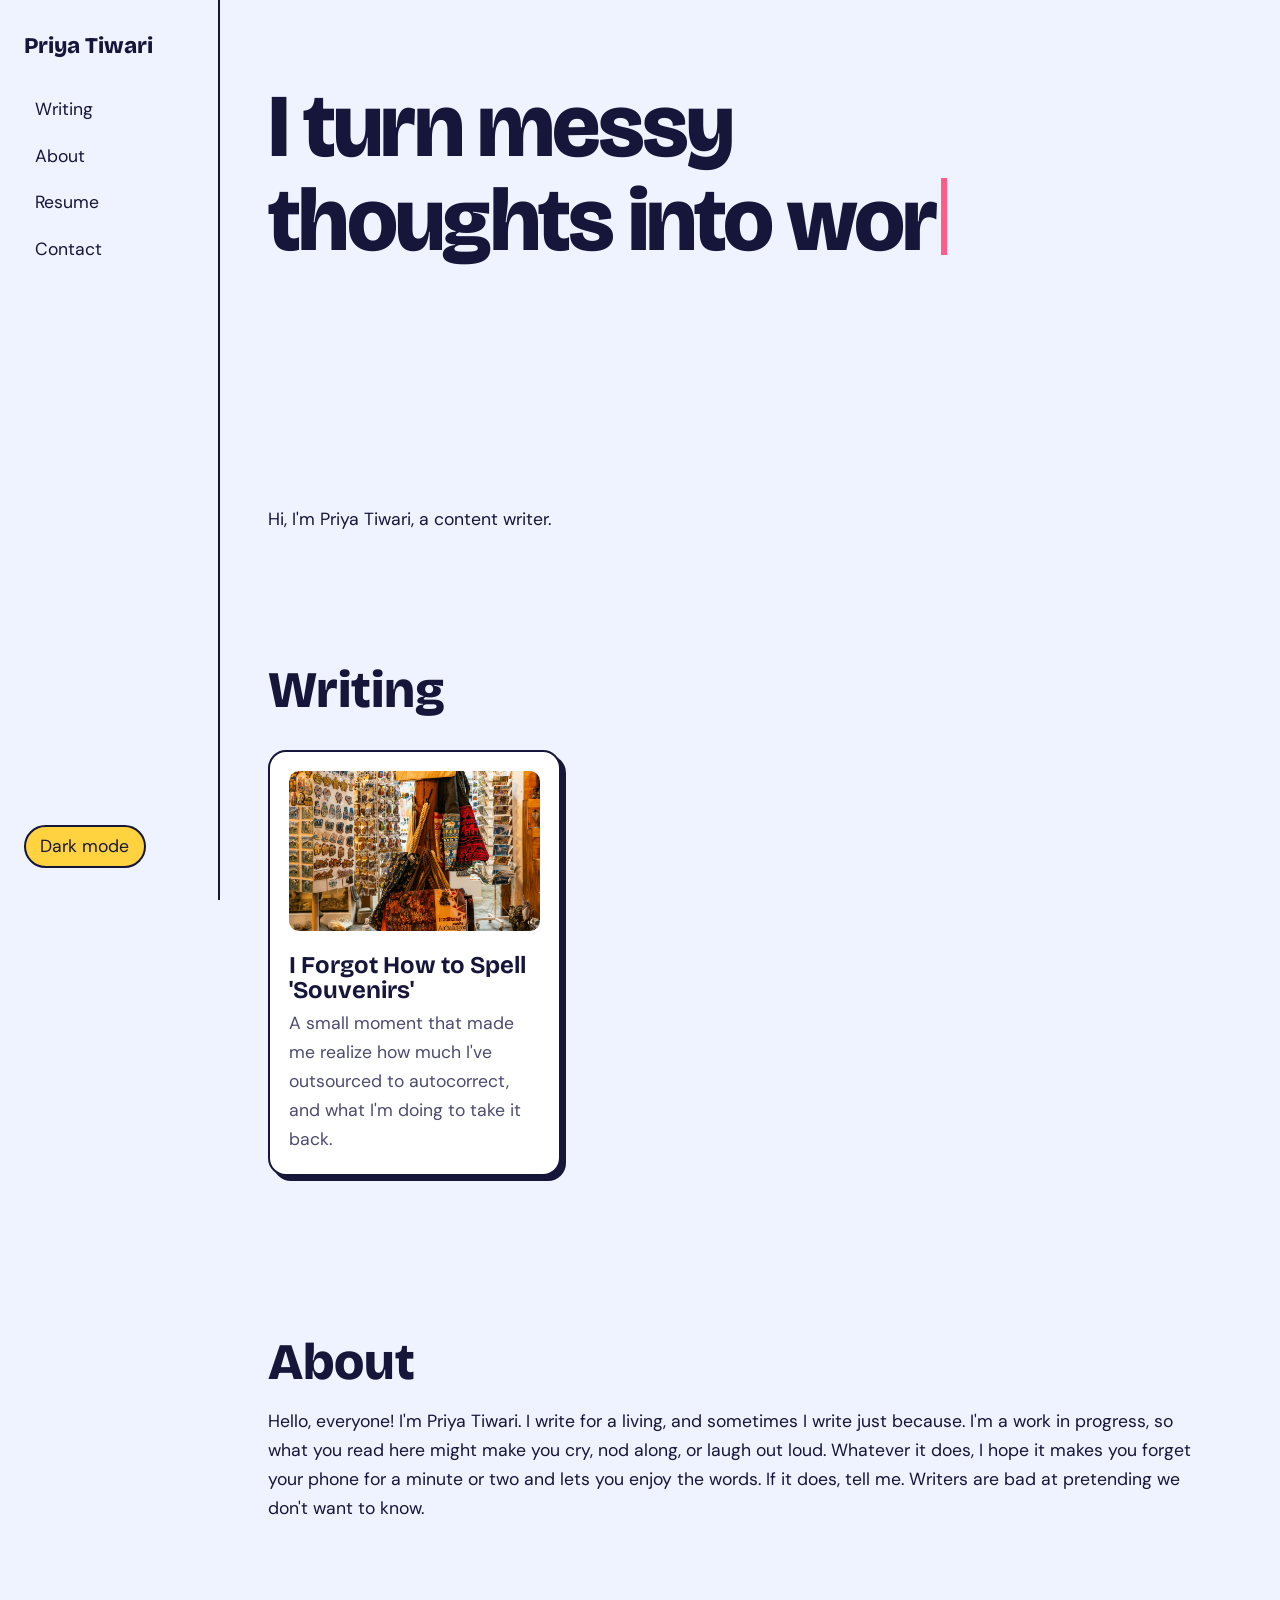
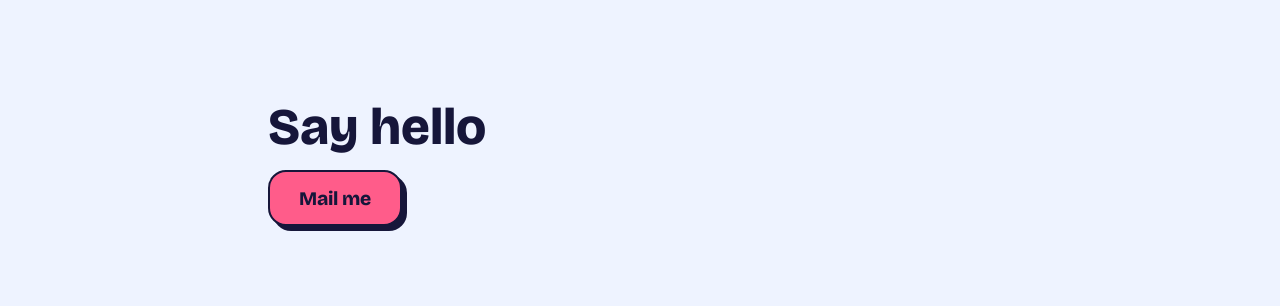
<file: index.html>
<!DOCTYPE html>
<html lang="en">
<head>
<meta charset="utf-8">
<meta name="viewport" content="width=device-width,initial-scale=1">
<title>Priya Tiwari | Writer</title>
<link href="https://fonts.googleapis.com/css2?family=Bricolage+Grotesque:wght@500;800&family=DM+Sans:wght@400;500&display=swap" rel="stylesheet">
<style>
:root{--bg:#EEF3FF;--ink:#16163A;--pink:#FF5C8A;--sun:#FFD23F;--mint:#7BE0B5}
*{box-sizing:border-box}
html{scroll-behavior:smooth}
@media(prefers-reduced-motion:reduce){html{scroll-behavior:auto}*{animation:none!important;transition:none!important}}
body{margin:0;background:var(--bg);color:var(--ink);font:1.1rem/1.65 "DM Sans",system-ui,sans-serif}
a{color:inherit}
:focus-visible{outline:3px solid var(--pink);outline-offset:3px}
nav{position:fixed;inset:0 auto 0 0;width:220px;padding:2rem 1.5rem;display:flex;flex-direction:column;gap:.4rem;border-right:2px solid var(--ink);background:var(--bg);z-index:5}
nav .me{font:800 1.4rem "Bricolage Grotesque",sans-serif;text-decoration:none;margin-bottom:1.5rem}
nav a:not(.me){text-decoration:none;padding:.35rem .7rem;border-radius:99px;width:max-content}
nav a:not(.me):hover{background:var(--sun)}
main{margin-left:220px}
section{padding:5rem 3rem;max-width:64rem}
h1,h2,h3{font-family:"Bricolage Grotesque",sans-serif;line-height:1.05;margin:0}
.big{font-size:clamp(1.8rem,5vw,3.2rem);font-weight:800}
.hero{position:relative;min-height:100vh;max-width:none;overflow:hidden}
.hero h1{font-size:clamp(2.6rem,7vw,6rem);font-weight:800;letter-spacing:-.03em;max-width:13ch}
.hero p{max-width:34ch;margin-top:1.5rem}
.grid{display:grid;grid-template-columns:repeat(auto-fill,minmax(16rem,1fr));gap:1.5rem;margin-top:2rem}
.card{font:inherit;color:inherit;text-align:left;background:#fff;border:2px solid var(--ink);border-radius:18px;padding:1.2rem;cursor:pointer;box-shadow:5px 5px 0 var(--ink);transition:transform .15s,box-shadow .15s}
.card:hover,.card:focus-visible{transform:translate(-2px,-2px);box-shadow:8px 8px 0 var(--pink)}
.card img{width:100%;height:10rem;object-fit:cover;border-radius:10px;margin-bottom:.8rem}
.card h3{font-size:1.5rem;margin-bottom:.4rem}
.card p{margin:0;color:#4b4b70}
dialog{max-width:42rem;width:calc(100% - 2rem);max-height:88vh;border:2px solid var(--ink);border-radius:18px;padding:2rem;background:#fff;color:var(--ink)}
dialog::backdrop{background:rgba(22,22,58,.55)}
dialog img{max-width:100%;border-radius:10px;margin:1rem 0}
dialog h2{font-size:2.2rem;margin-bottom:.5rem}
.x{float:right;font:inherit;background:var(--sun);border:2px solid var(--ink);border-radius:99px;padding:.2rem .9rem;cursor:pointer}
@media(max-width:800px){nav{inset:0 0 auto 0;width:auto;flex-direction:row;flex-wrap:wrap;align-items:center;padding:.8rem 1rem;border-right:0;border-bottom:2px solid var(--ink)}nav .me{margin:0 1rem 0 0}main{margin:0;padding-top:4.5rem}section{padding:3rem 1.25rem}}
.mail{display:inline-block;margin-top:1rem;padding:.9rem 1.8rem;background:var(--pink);color:var(--ink);font:800 1.2rem "Bricolage Grotesque",sans-serif;text-decoration:none;border:2px solid var(--ink);border-radius:18px;box-shadow:5px 5px 0 var(--ink);transition:transform .15s,box-shadow .15s}
.mail:hover,.mail:focus-visible{transform:translate(-2px,-2px);box-shadow:8px 8px 0 var(--sun)}
a.card{display:block;text-decoration:none}
.hero{min-height:0;padding-bottom:2rem}
.hero h1.typing::after{content:"";display:inline-block;width:.07em;height:.85em;margin-left:.06em;background:var(--pink);vertical-align:-.05em;animation:blink 1s steps(2) infinite}
@keyframes blink{to{opacity:0}}
.hero .line{display:block;height:6px;width:0;background:var(--pink);border-radius:9px;margin-top:1.2rem;transition:width .8s ease}
.hero .line.on{width:7rem}
.rise{opacity:0}
.rise.in{opacity:1;animation:rise .6s ease backwards}
@keyframes rise{from{opacity:0;transform:translateY(16px)}}
.btns{display:flex;flex-wrap:wrap;gap:1rem}
.tg{margin-top:auto;font:inherit;background:var(--sun);color:#16163A;border:2px solid var(--ink);border-radius:99px;padding:.3rem .9rem;cursor:pointer;width:max-content}
@media(max-width:800px){.tg{margin:0 0 0 auto}}
[data-theme=dark]{--bg:#12122B;--ink:#EDEEFF;--pink:#FF7AA2}
[data-theme=dark] .card,[data-theme=dark] dialog{background:#1E1E45}
[data-theme=dark] .card p{color:#B9BAE0}
[data-theme=dark] nav a:not(.me):hover{color:#16163A}
</style>
</head>
<body>

<nav>
  <a class="me" href="#top">Priya Tiwari</a>
  <a href="#writing">Writing</a>
  <a href="#about">About</a>
  <a href="Priya Tiwari - Resume.pdf" target="_blank">Resume</a>
  <a href="#contact">Contact</a>
  <button class="tg" id="theme">Dark mode</button>
</nav>

<main>
  <section class="hero" id="top">
    <h1 id="type">I turn messy thoughts into words worth reading.</h1>
    <span class="line" id="line"></span>
    <p>Hi, I'm Priya Tiwari, a content writer.</p>
  </section>

  <section id="writing">
    <h2 class="big">Writing</h2>
    <div class="grid" id="grid"></div>
  </section>

  <section id="about">
    <h2 class="big">About</h2>
    <p>Hello, everyone! I'm Priya Tiwari. I write for a living, and sometimes I write just because. I'm a work in progress, so what you read here might make you cry, nod along, or laugh out loud. Whatever it does, I hope it makes you forget your phone for a minute or two and lets you enjoy the words. If it does, tell me. Writers are bad at pretending we don't want to know.</p>
  </section>

  <section id="contact">
    <h2 class="big">Say hello</h2>
    <div class="btns">
      <a class="mail" href="mailto:priya.tiwari167@outlook.com?subject=Hello%20Priya">Mail me</a>
    </div>
  </section>
</main>

<dialog id="box">
  <button class="x" id="close">Close</button>
  <div id="read"></div>
</dialog>

<script>
const essays=[
  {
    title:"I Forgot How to Spell 'Souvenirs'",
    summary:"A small moment that made me realize how much I've outsourced to autocorrect, and what I'm doing to take it back.",
    image:"souvenirs.jpg",
    link:"my-first-essay.html"
  }
];

const grid=document.getElementById('grid'),box=document.getElementById('box'),read=document.getElementById('read');
essays.forEach(e=>{
  const b=document.createElement(e.link?'a':'button');
  b.className='card';
  if(e.link)b.href=e.link;
  b.innerHTML=(e.image?`<img src="${e.image}" alt="">`:'')+`<h3>${e.title}</h3><p>${e.summary}</p>`;
  if(!e.link)b.onclick=()=>{read.innerHTML=`<h2>${e.title}</h2>`+(e.image?`<img src="${e.image}" alt="">`:'')+e.body;box.showModal()};
  grid.append(b);
});

document.getElementById('close').onclick=()=>box.close();
box.addEventListener('click',ev=>{if(ev.target===box)box.close()});

const h=document.getElementById('type'),line=document.getElementById('line');
if(h&&line){
  const full=h.textContent.trim();
  h.setAttribute('aria-label',full);
  if(matchMedia('(prefers-reduced-motion:reduce)').matches){
    line.classList.add('on');
  }else{
    (document.fonts?document.fonts.ready:Promise.resolve()).then(()=>{
      h.style.minHeight=h.offsetHeight+'px';
      h.textContent='';h.classList.add('typing');
      let i=0;
      (function go(){
        h.textContent=full.slice(0,++i);
        if(i<full.length)setTimeout(go,45);
        else{h.classList.remove('typing');line.classList.add('on')}
      })();
    });
  }
}

if('IntersectionObserver' in window){
  const io=new IntersectionObserver(es=>es.forEach(e=>{
    if(e.isIntersecting){e.target.classList.add('in');io.unobserve(e.target)}
  }),{threshold:.15});
  document.querySelectorAll('.card,#about p,.btns').forEach(el=>{el.classList.add('rise');io.observe(el)});
}

const root=document.documentElement,tg=document.getElementById('theme');
if(tg){
  const setTheme=t=>{
    root.dataset.theme=t;
    tg.textContent=t==='dark'?'Light mode':'Dark mode';
    try{localStorage.setItem('theme',t)}catch(e){}
  };
  let saved;try{saved=localStorage.getItem('theme')}catch(e){}
  setTheme(saved||(matchMedia('(prefers-color-scheme:dark)').matches?'dark':'light'));
  tg.onclick=()=>setTheme(root.dataset.theme==='dark'?'light':'dark');
}
</script>
</body>
</html>
</file>
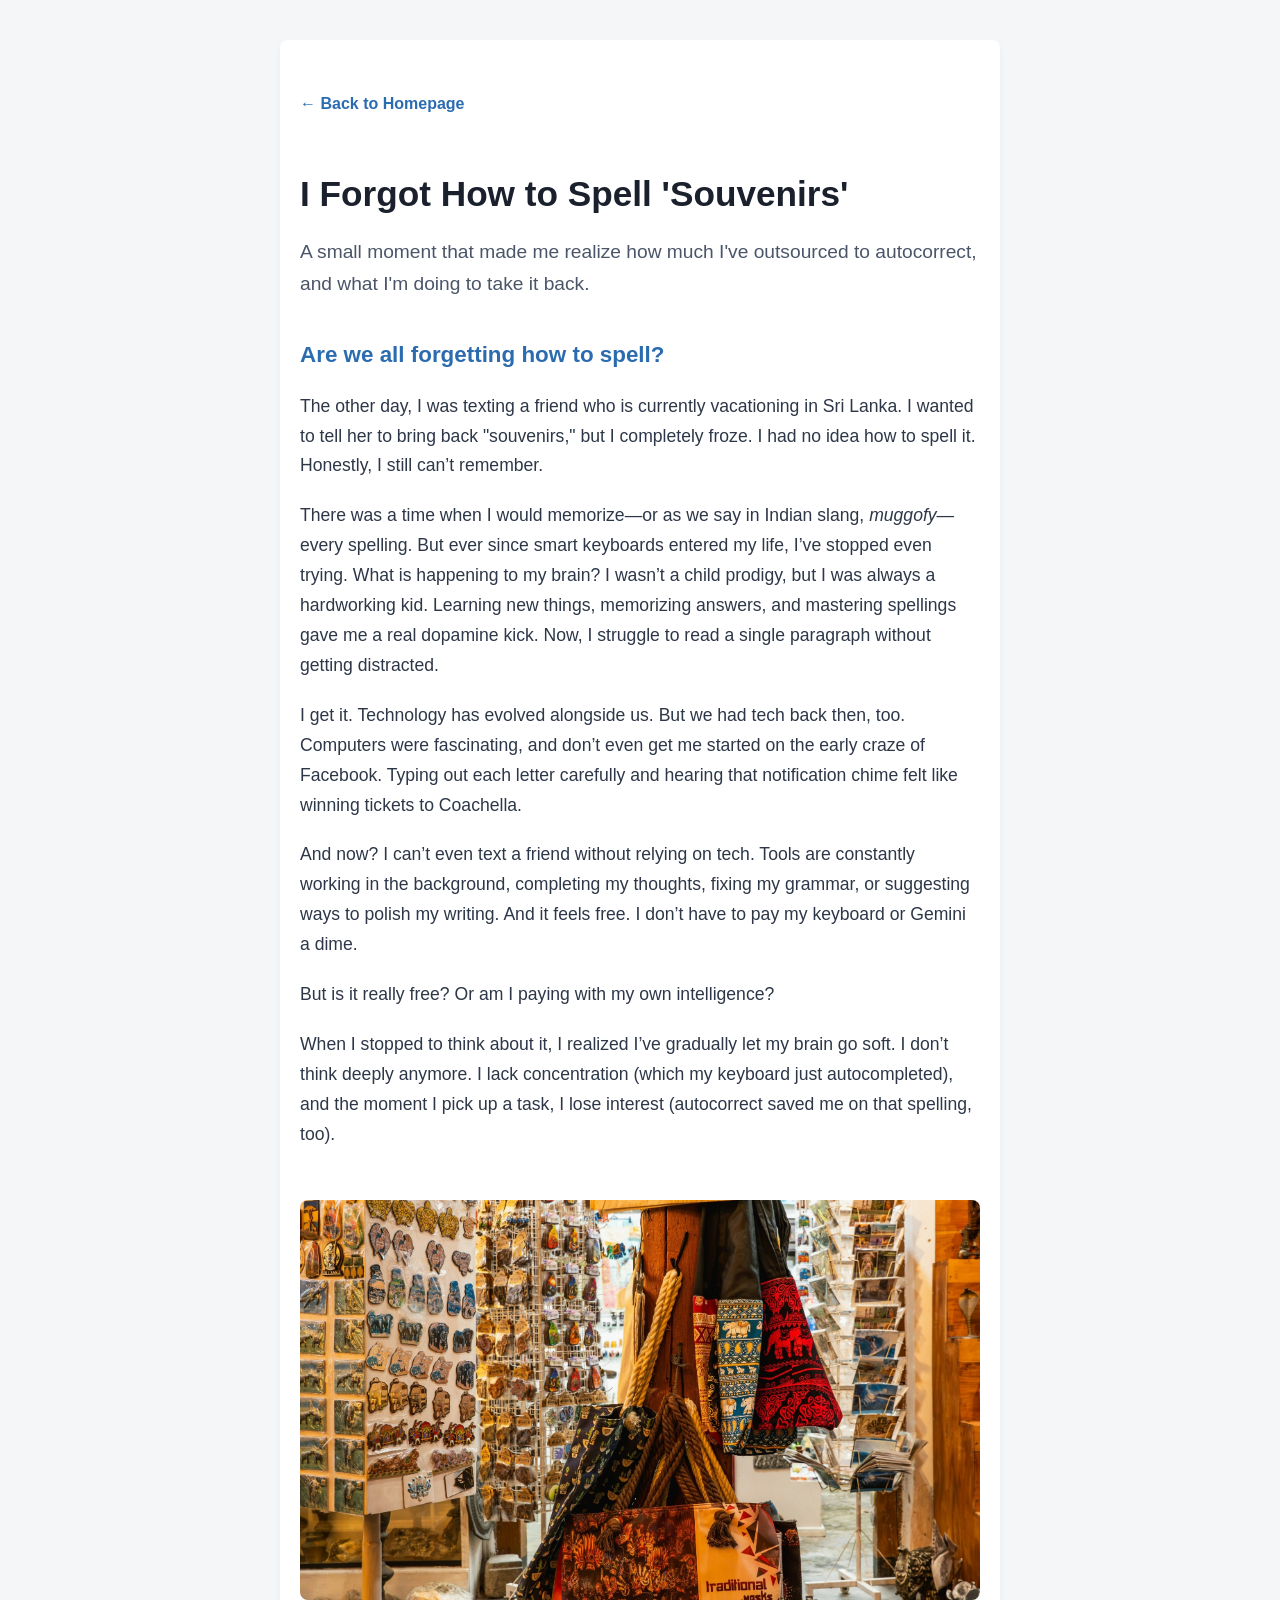
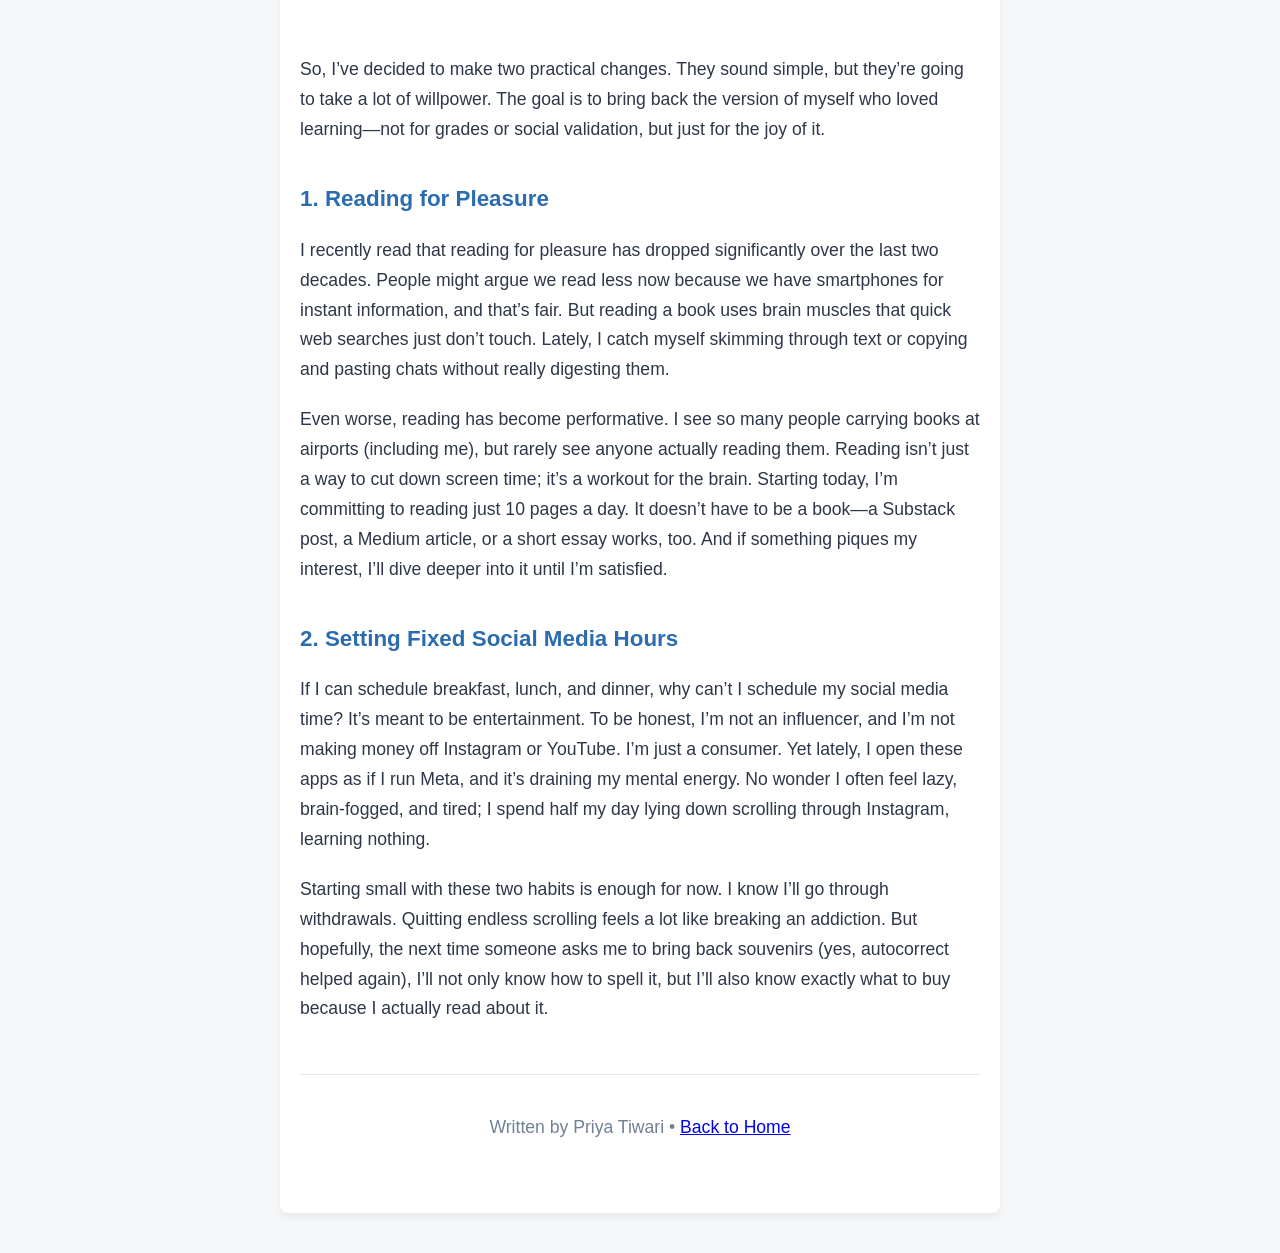
<file: my-first-essay.html>
<!DOCTYPE HTML>
<html>
	<head>
		<title>I Forgot How to Spell 'Souvenirs' and It Broke Something in Me</title>
		<meta charset="utf-8" />
		<meta name="viewport" content="width=device-width, initial-scale=1" />
		<style>
			body {
				font-family: -apple-system, BlinkMacSystemFont, "Segoe UI", Roboto, Helvetica, Arial, sans-serif;
				line-height: 1.7;
				color: #2d3748;
				background-color: #f4f6f8;
				margin: 0;
				padding: 0;
			}
			.container {
				max-width: 680px;
				margin: 0 auto;
				padding: 50px 20px;
				background-color: #ffffff;
				box-shadow: 0 4px 6px rgba(0,0,0,0.05);
				border-radius: 8px;
				margin-top: 40px;
				margin-bottom: 40px;
			}
			.back-link {
				display: inline-block;
				margin-bottom: 30px;
				color: #2b6cb0;
				text-decoration: none;
				font-weight: 600;
			}
			.back-link:hover {
				text-decoration: underline;
			}
			h1 {
				font-size: 2.2rem;
				color: #1a202c;
				line-height: 1.3;
				margin-bottom: 15px;
			}
			.subtitle {
				font-size: 1.2rem;
				color: #4a5568;
				font-weight: 500;
				margin-bottom: 30px;
			}
			h2 {
				font-size: 1.4rem;
				color: #2b6cb0;
				margin-top: 35px;
				margin-bottom: 15px;
			}
			p {
				font-size: 1.1rem;
				margin-bottom: 20px;
			}
			.article-image {
				width: 100%;
				max-height: 400px;
				object-fit: cover;
				border-radius: 8px;
				margin: 30px 0;
			}
			footer {
				margin-top: 50px;
				padding-top: 20px;
				border-top: 1px solid #e2e8f0;
				text-align: center;
				font-size: 0.95rem;
				color: #718096;
			}
		</style>
	</head>
	<body>

		<div class="container">
			<a href="index.html" class="back-link">&larr; Back to Homepage</a>

			<h1>I Forgot How to Spell 'Souvenirs'</h1>
			<p class="subtitle">A small moment that made me realize how much I've outsourced to autocorrect, and what I'm doing to take it back.</p>

			<h2>Are we all forgetting how to spell?</h2>
			<p>The other day, I was texting a friend who is currently vacationing in Sri Lanka. I wanted to tell her to bring back "souvenirs," but I completely froze. I had no idea how to spell it. Honestly, I still can’t remember.</p>

			<p>There was a time when I would memorize—or as we say in Indian slang, <em>muggofy</em>—every spelling. But ever since smart keyboards entered my life, I’ve stopped even trying. What is happening to my brain? I wasn’t a child prodigy, but I was always a hardworking kid. Learning new things, memorizing answers, and mastering spellings gave me a real dopamine kick. Now, I struggle to read a single paragraph without getting distracted.</p>

			<p>I get it. Technology has evolved alongside us. But we had tech back then, too. Computers were fascinating, and don’t even get me started on the early craze of Facebook. Typing out each letter carefully and hearing that notification chime felt like winning tickets to Coachella.</p>

			<p>And now? I can’t even text a friend without relying on tech. Tools are constantly working in the background, completing my thoughts, fixing my grammar, or suggesting ways to polish my writing. And it feels free. I don’t have to pay my keyboard or Gemini a dime.</p>

			<p>But is it really free? Or am I paying with my own intelligence?</p>

			<p>When I stopped to think about it, I realized I’ve gradually let my brain go soft. I don’t think deeply anymore. I lack concentration (which my keyboard just autocompleted), and the moment I pick up a task, I lose interest (autocorrect saved me on that spelling, too).</p>

			<!-- Image section -->
			<img src="souvenirs.jpg" alt="A shop in Sri Lanka to buy souvenirs" class="article-image" />

			<p>So, I’ve decided to make two practical changes. They sound simple, but they’re going to take a lot of willpower. The goal is to bring back the version of myself who loved learning—not for grades or social validation, but just for the joy of it.</p>

			<h2>1. Reading for Pleasure</h2>
			<p>I recently read that reading for pleasure has dropped significantly over the last two decades. People might argue we read less now because we have smartphones for instant information, and that’s fair. But reading a book uses brain muscles that quick web searches just don’t touch. Lately, I catch myself skimming through text or copying and pasting chats without really digesting them.</p>

			<p>Even worse, reading has become performative. I see so many people carrying books at airports (including me), but rarely see anyone actually reading them. Reading isn’t just a way to cut down screen time; it’s a workout for the brain. Starting today, I’m committing to reading just 10 pages a day. It doesn’t have to be a book—a Substack post, a Medium article, or a short essay works, too. And if something piques my interest, I’ll dive deeper into it until I’m satisfied.</p>

			<h2>2. Setting Fixed Social Media Hours</h2>
			<p>If I can schedule breakfast, lunch, and dinner, why can’t I schedule my social media time? It’s meant to be entertainment. To be honest, I’m not an influencer, and I’m not making money off Instagram or YouTube. I’m just a consumer. Yet lately, I open these apps as if I run Meta, and it’s draining my mental energy. No wonder I often feel lazy, brain-fogged, and tired; I spend half my day lying down scrolling through Instagram, learning nothing.</p>

			<p>Starting small with these two habits is enough for now. I know I’ll go through withdrawals. Quitting endless scrolling feels a lot like breaking an addiction. But hopefully, the next time someone asks me to bring back souvenirs (yes, autocorrect helped again), I’ll not only know how to spell it, but I’ll also know exactly what to buy because I actually read about it.</p>

			<footer>
				<p>Written by Priya Tiwari &bull; <a href="index.html">Back to Home</a></p>
			</footer>
		</div>

	</body>
</html>
</file>
